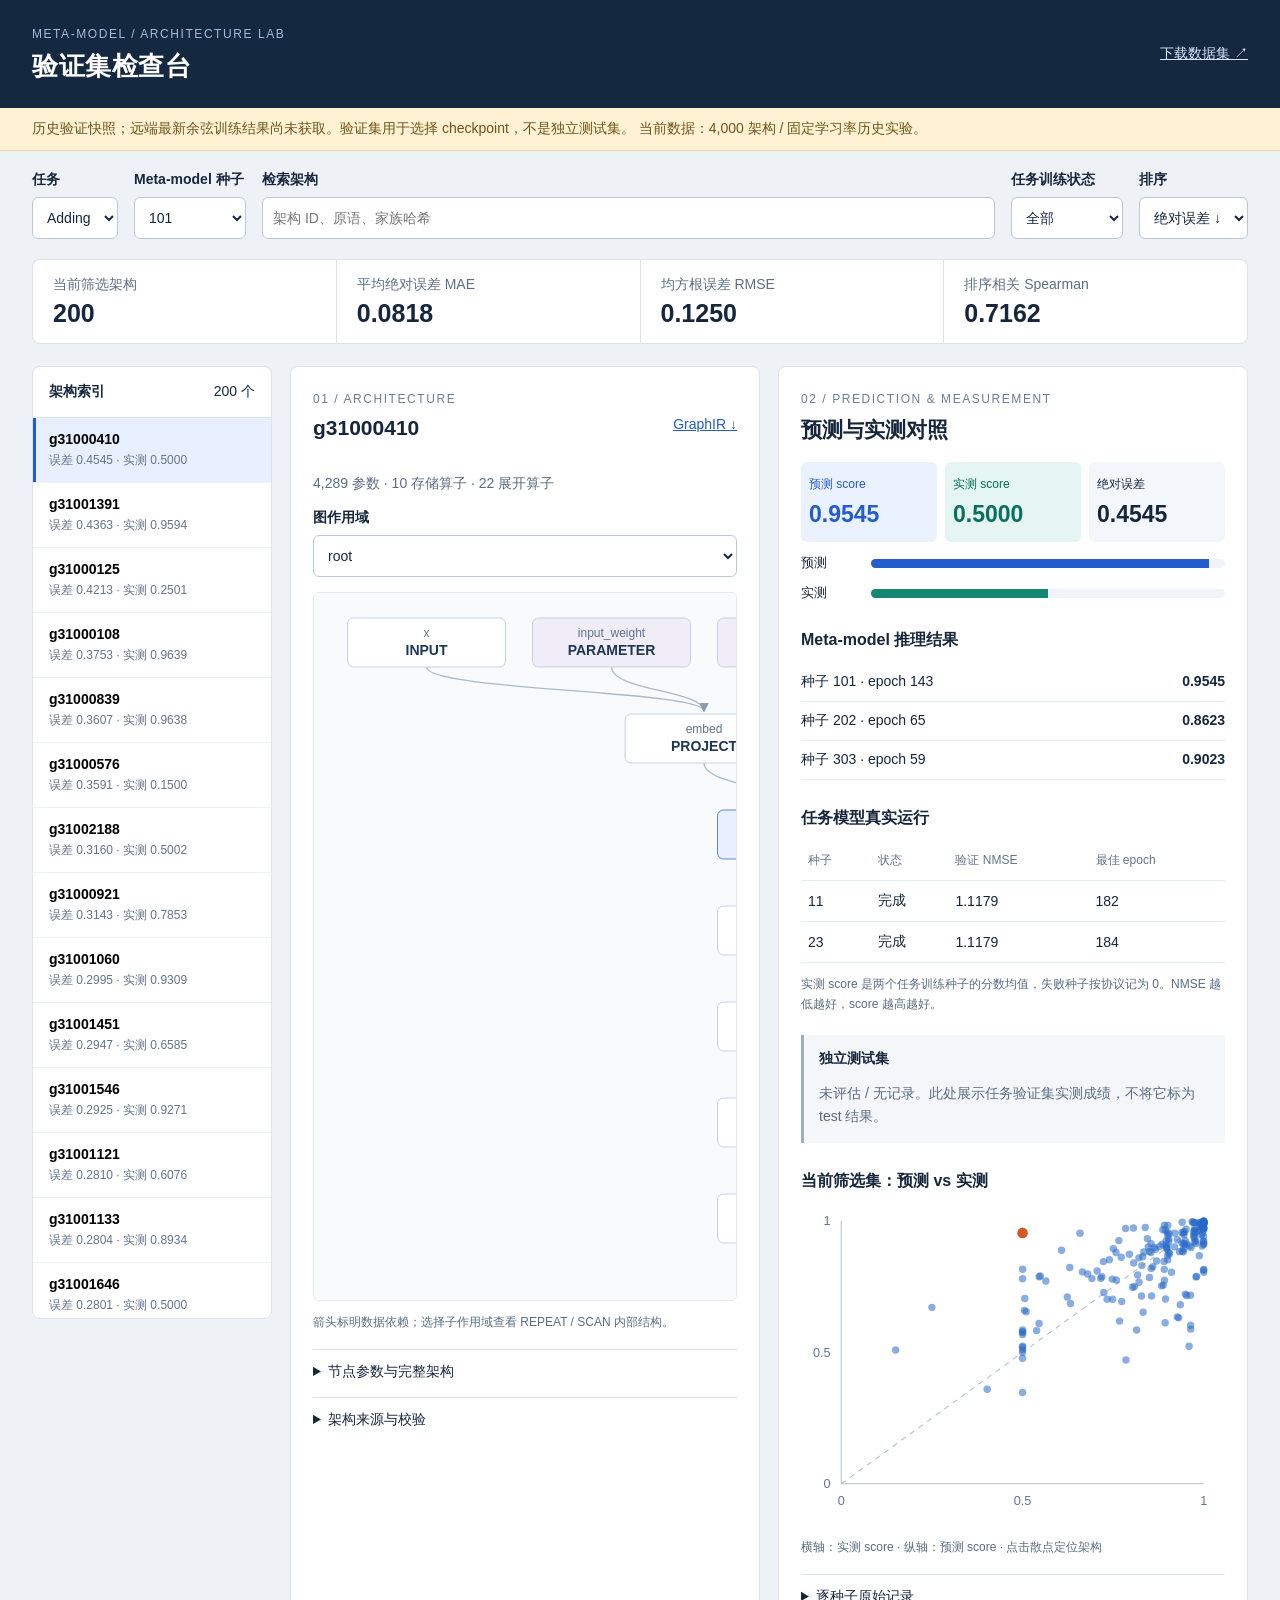
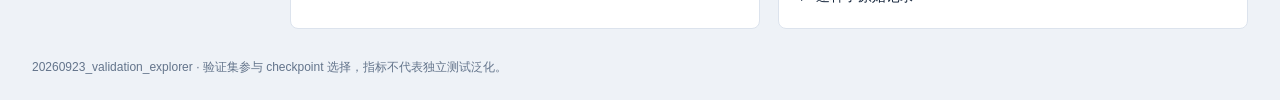
<file: validation/index.html>
<!doctype html><html lang="zh-CN"><head><meta charset="utf-8"><meta name="viewport" content="width=device-width,initial-scale=1"><title>验证集 · 架构检索与预测检查</title><link rel="icon" href="favicon.svg"><link rel="stylesheet" href="style.css"></head><body>
<header><div><span class="eyebrow">META-MODEL / ARCHITECTURE LAB</span><h1>验证集检查台</h1></div><a href="data/dataset.json" download>下载数据集 ↗</a></header>
<div class="notice" id="notice"></div>
<section class="toolbar"><label>任务<select id="task"><option value="adding">Adding</option><option value="jena">Jena</option></select></label><label>Meta-model 种子<select id="seed"><option>101</option><option>202</option><option>303</option><option value="ensemble">三种子均值</option></select></label><label class="search">检索架构<input id="search" placeholder="架构 ID、原语、家族哈希" type="search"></label><label>任务训练状态<select id="status"><option value="all">全部</option><option value="completed">两次均完成</option><option value="failed">包含失败</option></select></label><label>排序<select id="sort"><option value="error">绝对误差 ↓</option><option value="pred">预测分数 ↓</option><option value="actual">实测分数 ↓</option><option value="name">架构 ID ↑</option></select></label></section>
<section id="stats" class="stats"></section>
<main><aside><div class="listhead"><strong>架构索引</strong><span id="count"></span></div><div id="list"></div></aside><div class="workspace"><section class="panel architecture"><div class="panelhead"><div><span class="eyebrow">01 / ARCHITECTURE</span><h2 id="name"></h2></div><a id="download" download>GraphIR ↓</a></div><p id="resources"></p><label>图作用域<select id="scope"></select></label><div id="graph" class="graph"></div><p class="hint">箭头标明数据依赖；选择子作用域查看 REPEAT / SCAN 内部结构。</p><details><summary>节点参数与完整架构</summary><pre id="json"></pre></details><details><summary>架构来源与校验</summary><p id="provenance"></p><code id="hash"></code></details></section>
<section class="panel results"><span class="eyebrow">02 / PREDICTION & MEASUREMENT</span><h2>预测与实测对照</h2><div class="scores" id="scores"></div><div id="bars"></div><h3>Meta-model 推理结果</h3><div id="predictions"></div><h3>任务模型真实运行</h3><div class="tablewrap"><table><thead><tr><th>种子</th><th>状态</th><th>验证 NMSE</th><th>最佳 epoch</th></tr></thead><tbody id="runs"></tbody></table></div><p class="hint">实测 score 是两个任务训练种子的分数均值，失败种子按协议记为 0。NMSE 越低越好，score 越高越好。</p><div class="test"><strong>独立测试集</strong><p>未评估 / 无记录。此处展示任务验证集实测成绩，不将它标为 test 结果。</p></div><h3>当前筛选集：预测 vs 实测</h3><div id="scatter"></div><p class="hint">横轴：实测 score · 纵轴：预测 score · 点击散点定位架构</p><details><summary>逐种子原始记录</summary><pre id="raw"></pre></details></section></div></main><footer>20260923_validation_explorer · 验证集参与 checkpoint 选择，指标不代表独立测试泛化。</footer><script src="data.js"></script><script src="app.js"></script></body></html>
</file>
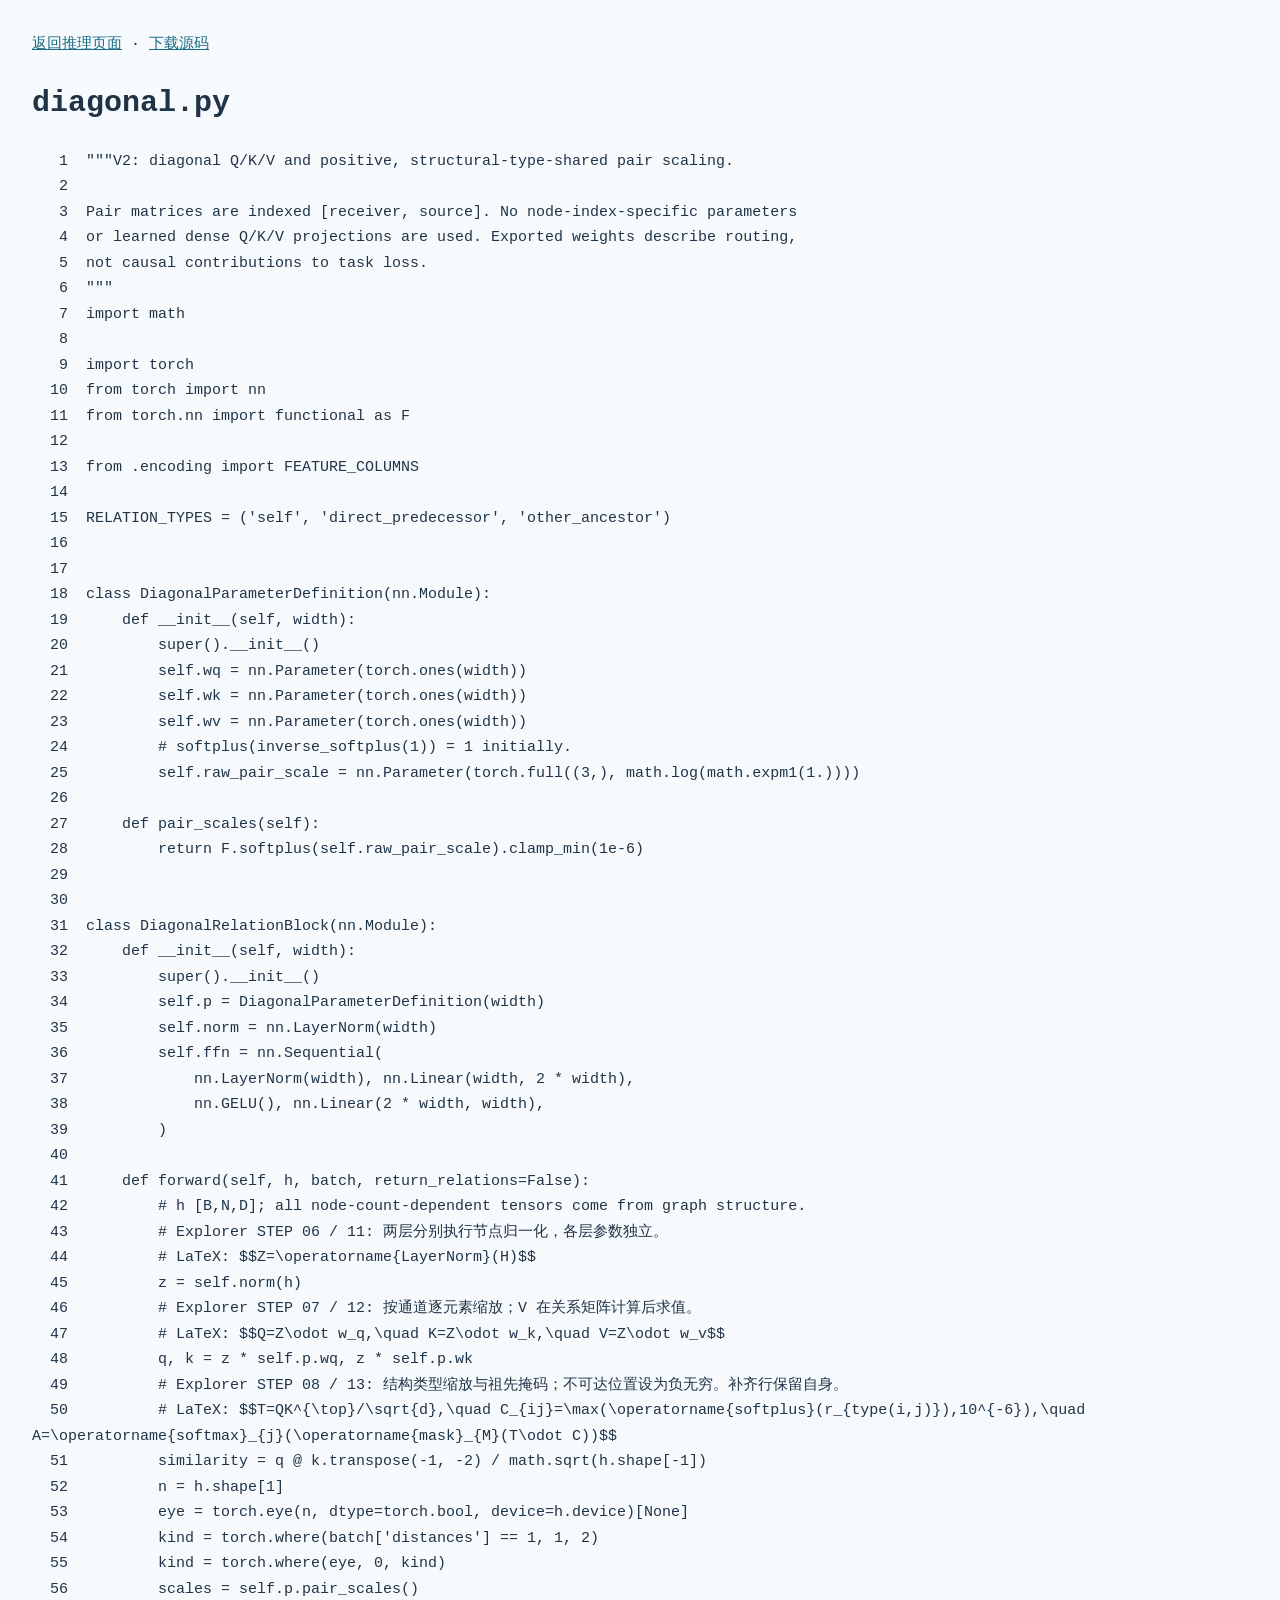
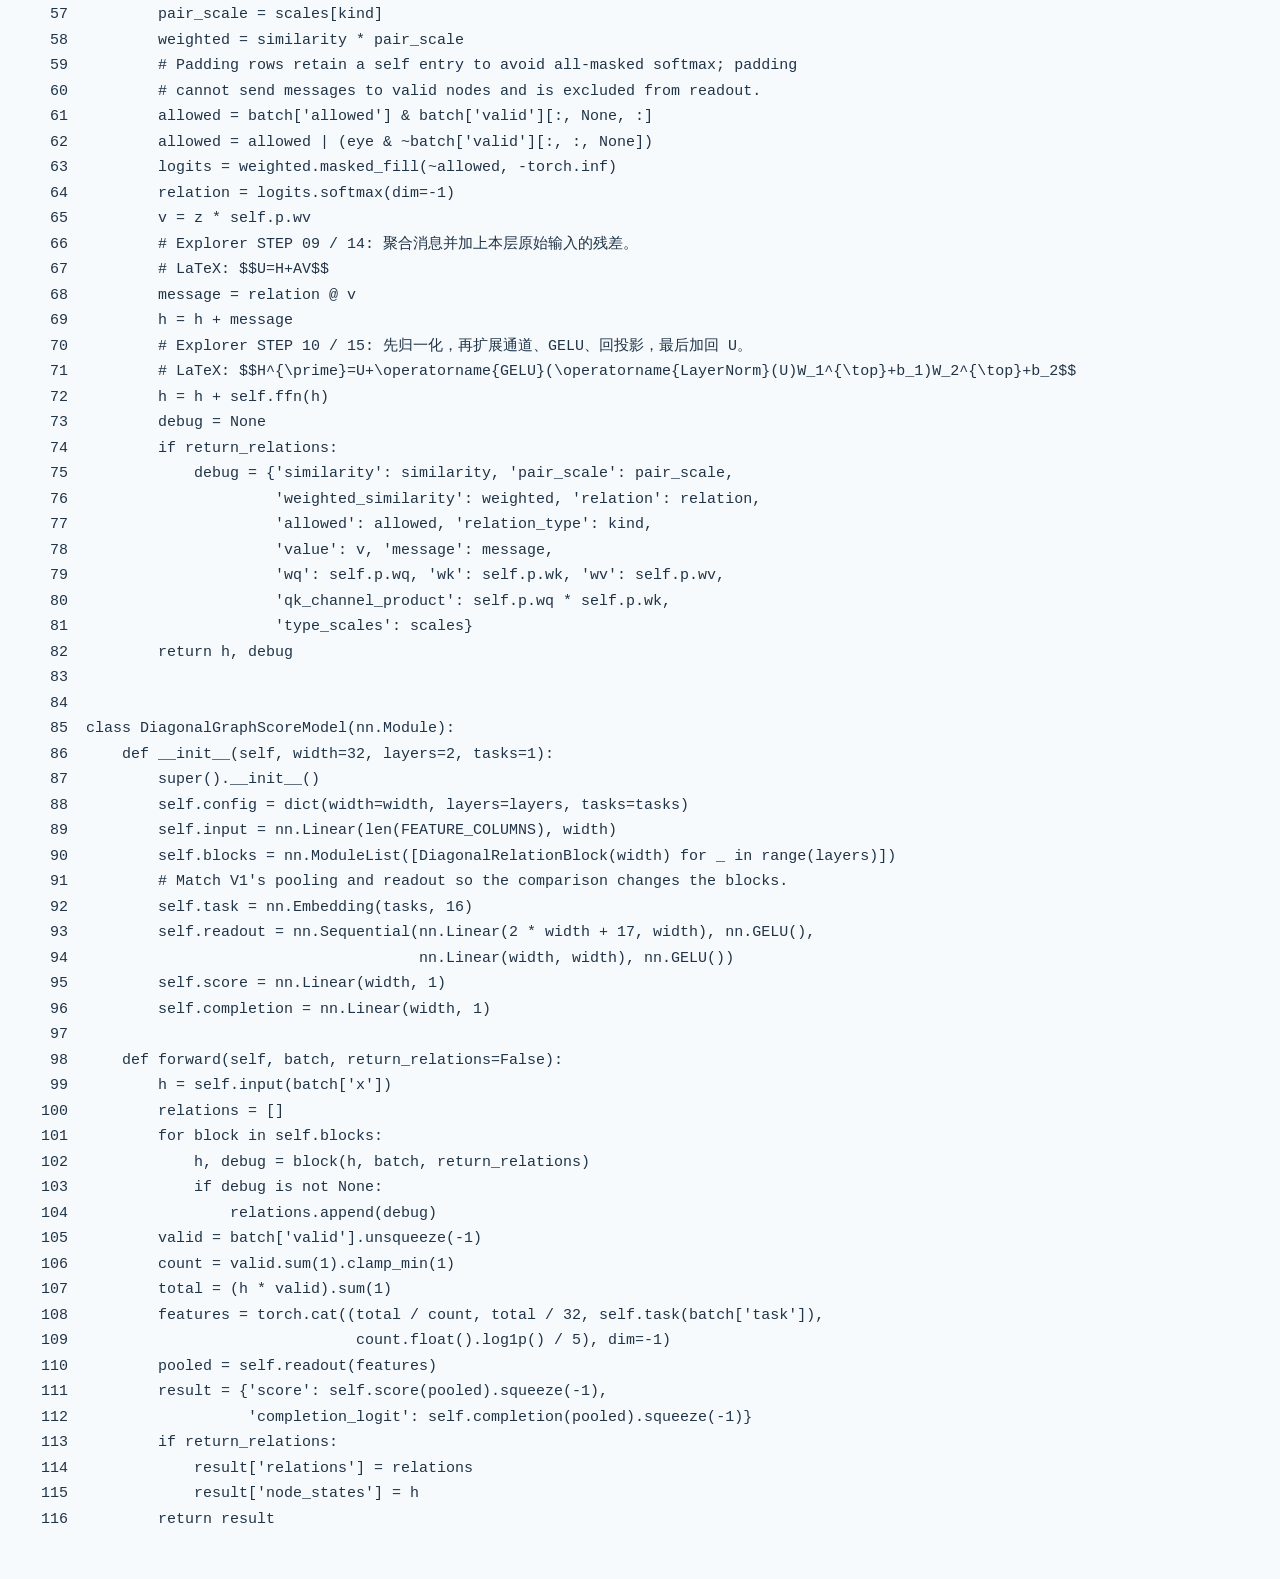
<file: source/diagonal.py.html>
<!doctype html><meta charset="utf-8"><title>diagonal.py</title><style>body{font:15px/1.7 monospace;background:#f7fafc;color:#203448;padding:24px}a{color:#176b85}pre{white-space:pre-wrap;overflow-wrap:anywhere}span:target{background:#fff0b8;display:block}</style><a href="../index.html">返回推理页面</a> · <a download href="diagonal.py">下载源码</a><h1>diagonal.py</h1><pre><span id="L1">   1  &quot;&quot;&quot;V2: diagonal Q/K/V and positive, structural-type-shared pair scaling.</span>
<span id="L2">   2  </span>
<span id="L3">   3  Pair matrices are indexed [receiver, source]. No node-index-specific parameters</span>
<span id="L4">   4  or learned dense Q/K/V projections are used. Exported weights describe routing,</span>
<span id="L5">   5  not causal contributions to task loss.</span>
<span id="L6">   6  &quot;&quot;&quot;</span>
<span id="L7">   7  import math</span>
<span id="L8">   8  </span>
<span id="L9">   9  import torch</span>
<span id="L10">  10  from torch import nn</span>
<span id="L11">  11  from torch.nn import functional as F</span>
<span id="L12">  12  </span>
<span id="L13">  13  from .encoding import FEATURE_COLUMNS</span>
<span id="L14">  14  </span>
<span id="L15">  15  RELATION_TYPES = (&#x27;self&#x27;, &#x27;direct_predecessor&#x27;, &#x27;other_ancestor&#x27;)</span>
<span id="L16">  16  </span>
<span id="L17">  17  </span>
<span id="L18">  18  class DiagonalParameterDefinition(nn.Module):</span>
<span id="L19">  19      def __init__(self, width):</span>
<span id="L20">  20          super().__init__()</span>
<span id="L21">  21          self.wq = nn.Parameter(torch.ones(width))</span>
<span id="L22">  22          self.wk = nn.Parameter(torch.ones(width))</span>
<span id="L23">  23          self.wv = nn.Parameter(torch.ones(width))</span>
<span id="L24">  24          # softplus(inverse_softplus(1)) = 1 initially.</span>
<span id="L25">  25          self.raw_pair_scale = nn.Parameter(torch.full((3,), math.log(math.expm1(1.))))</span>
<span id="L26">  26  </span>
<span id="L27">  27      def pair_scales(self):</span>
<span id="L28">  28          return F.softplus(self.raw_pair_scale).clamp_min(1e-6)</span>
<span id="L29">  29  </span>
<span id="L30">  30  </span>
<span id="L31">  31  class DiagonalRelationBlock(nn.Module):</span>
<span id="L32">  32      def __init__(self, width):</span>
<span id="L33">  33          super().__init__()</span>
<span id="L34">  34          self.p = DiagonalParameterDefinition(width)</span>
<span id="L35">  35          self.norm = nn.LayerNorm(width)</span>
<span id="L36">  36          self.ffn = nn.Sequential(</span>
<span id="L37">  37              nn.LayerNorm(width), nn.Linear(width, 2 * width),</span>
<span id="L38">  38              nn.GELU(), nn.Linear(2 * width, width),</span>
<span id="L39">  39          )</span>
<span id="L40">  40  </span>
<span id="L41">  41      def forward(self, h, batch, return_relations=False):</span>
<span id="L42">  42          # h [B,N,D]; all node-count-dependent tensors come from graph structure.</span>
<span id="L43">  43          # Explorer STEP 06 / 11: 两层分别执行节点归一化，各层参数独立。</span>
<span id="L44">  44          # LaTeX: $$Z=\operatorname{LayerNorm}(H)$$</span>
<span id="L45">  45          z = self.norm(h)</span>
<span id="L46">  46          # Explorer STEP 07 / 12: 按通道逐元素缩放；V 在关系矩阵计算后求值。</span>
<span id="L47">  47          # LaTeX: $$Q=Z\odot w_q,\quad K=Z\odot w_k,\quad V=Z\odot w_v$$</span>
<span id="L48">  48          q, k = z * self.p.wq, z * self.p.wk</span>
<span id="L49">  49          # Explorer STEP 08 / 13: 结构类型缩放与祖先掩码；不可达位置设为负无穷。补齐行保留自身。</span>
<span id="L50">  50          # LaTeX: $$T=QK^{\top}/\sqrt{d},\quad C_{ij}=\max(\operatorname{softplus}(r_{type(i,j)}),10^{-6}),\quad A=\operatorname{softmax}_{j}(\operatorname{mask}_{M}(T\odot C))$$</span>
<span id="L51">  51          similarity = q @ k.transpose(-1, -2) / math.sqrt(h.shape[-1])</span>
<span id="L52">  52          n = h.shape[1]</span>
<span id="L53">  53          eye = torch.eye(n, dtype=torch.bool, device=h.device)[None]</span>
<span id="L54">  54          kind = torch.where(batch[&#x27;distances&#x27;] == 1, 1, 2)</span>
<span id="L55">  55          kind = torch.where(eye, 0, kind)</span>
<span id="L56">  56          scales = self.p.pair_scales()</span>
<span id="L57">  57          pair_scale = scales[kind]</span>
<span id="L58">  58          weighted = similarity * pair_scale</span>
<span id="L59">  59          # Padding rows retain a self entry to avoid all-masked softmax; padding</span>
<span id="L60">  60          # cannot send messages to valid nodes and is excluded from readout.</span>
<span id="L61">  61          allowed = batch[&#x27;allowed&#x27;] &amp; batch[&#x27;valid&#x27;][:, None, :]</span>
<span id="L62">  62          allowed = allowed | (eye &amp; ~batch[&#x27;valid&#x27;][:, :, None])</span>
<span id="L63">  63          logits = weighted.masked_fill(~allowed, -torch.inf)</span>
<span id="L64">  64          relation = logits.softmax(dim=-1)</span>
<span id="L65">  65          v = z * self.p.wv</span>
<span id="L66">  66          # Explorer STEP 09 / 14: 聚合消息并加上本层原始输入的残差。</span>
<span id="L67">  67          # LaTeX: $$U=H+AV$$</span>
<span id="L68">  68          message = relation @ v</span>
<span id="L69">  69          h = h + message</span>
<span id="L70">  70          # Explorer STEP 10 / 15: 先归一化，再扩展通道、GELU、回投影，最后加回 U。</span>
<span id="L71">  71          # LaTeX: $$H^{\prime}=U+\operatorname{GELU}(\operatorname{LayerNorm}(U)W_1^{\top}+b_1)W_2^{\top}+b_2$$</span>
<span id="L72">  72          h = h + self.ffn(h)</span>
<span id="L73">  73          debug = None</span>
<span id="L74">  74          if return_relations:</span>
<span id="L75">  75              debug = {&#x27;similarity&#x27;: similarity, &#x27;pair_scale&#x27;: pair_scale,</span>
<span id="L76">  76                       &#x27;weighted_similarity&#x27;: weighted, &#x27;relation&#x27;: relation,</span>
<span id="L77">  77                       &#x27;allowed&#x27;: allowed, &#x27;relation_type&#x27;: kind,</span>
<span id="L78">  78                       &#x27;value&#x27;: v, &#x27;message&#x27;: message,</span>
<span id="L79">  79                       &#x27;wq&#x27;: self.p.wq, &#x27;wk&#x27;: self.p.wk, &#x27;wv&#x27;: self.p.wv,</span>
<span id="L80">  80                       &#x27;qk_channel_product&#x27;: self.p.wq * self.p.wk,</span>
<span id="L81">  81                       &#x27;type_scales&#x27;: scales}</span>
<span id="L82">  82          return h, debug</span>
<span id="L83">  83  </span>
<span id="L84">  84  </span>
<span id="L85">  85  class DiagonalGraphScoreModel(nn.Module):</span>
<span id="L86">  86      def __init__(self, width=32, layers=2, tasks=1):</span>
<span id="L87">  87          super().__init__()</span>
<span id="L88">  88          self.config = dict(width=width, layers=layers, tasks=tasks)</span>
<span id="L89">  89          self.input = nn.Linear(len(FEATURE_COLUMNS), width)</span>
<span id="L90">  90          self.blocks = nn.ModuleList([DiagonalRelationBlock(width) for _ in range(layers)])</span>
<span id="L91">  91          # Match V1&#x27;s pooling and readout so the comparison changes the blocks.</span>
<span id="L92">  92          self.task = nn.Embedding(tasks, 16)</span>
<span id="L93">  93          self.readout = nn.Sequential(nn.Linear(2 * width + 17, width), nn.GELU(),</span>
<span id="L94">  94                                       nn.Linear(width, width), nn.GELU())</span>
<span id="L95">  95          self.score = nn.Linear(width, 1)</span>
<span id="L96">  96          self.completion = nn.Linear(width, 1)</span>
<span id="L97">  97  </span>
<span id="L98">  98      def forward(self, batch, return_relations=False):</span>
<span id="L99">  99          h = self.input(batch[&#x27;x&#x27;])</span>
<span id="L100"> 100          relations = []</span>
<span id="L101"> 101          for block in self.blocks:</span>
<span id="L102"> 102              h, debug = block(h, batch, return_relations)</span>
<span id="L103"> 103              if debug is not None:</span>
<span id="L104"> 104                  relations.append(debug)</span>
<span id="L105"> 105          valid = batch[&#x27;valid&#x27;].unsqueeze(-1)</span>
<span id="L106"> 106          count = valid.sum(1).clamp_min(1)</span>
<span id="L107"> 107          total = (h * valid).sum(1)</span>
<span id="L108"> 108          features = torch.cat((total / count, total / 32, self.task(batch[&#x27;task&#x27;]),</span>
<span id="L109"> 109                                count.float().log1p() / 5), dim=-1)</span>
<span id="L110"> 110          pooled = self.readout(features)</span>
<span id="L111"> 111          result = {&#x27;score&#x27;: self.score(pooled).squeeze(-1),</span>
<span id="L112"> 112                    &#x27;completion_logit&#x27;: self.completion(pooled).squeeze(-1)}</span>
<span id="L113"> 113          if return_relations:</span>
<span id="L114"> 114              result[&#x27;relations&#x27;] = relations</span>
<span id="L115"> 115              result[&#x27;node_states&#x27;] = h</span>
<span id="L116"> 116          return result</span>
</pre>
</file>
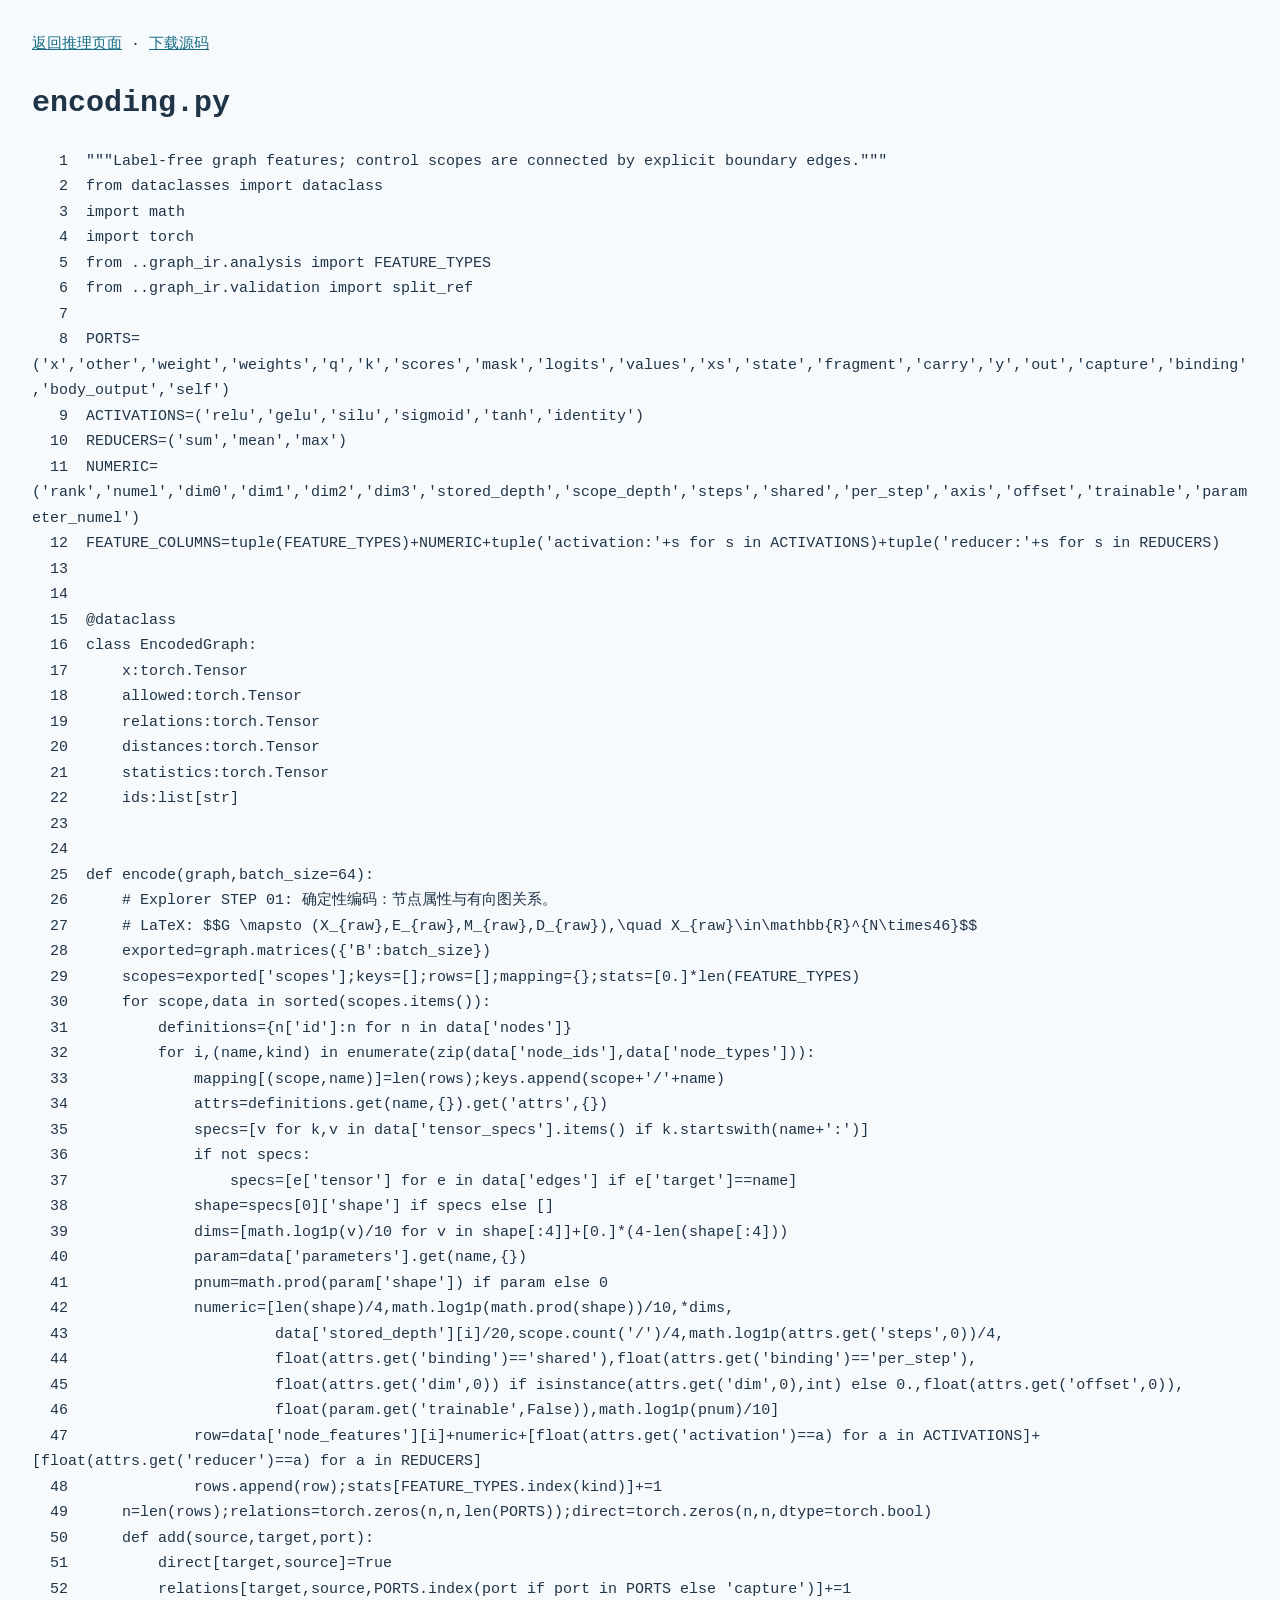
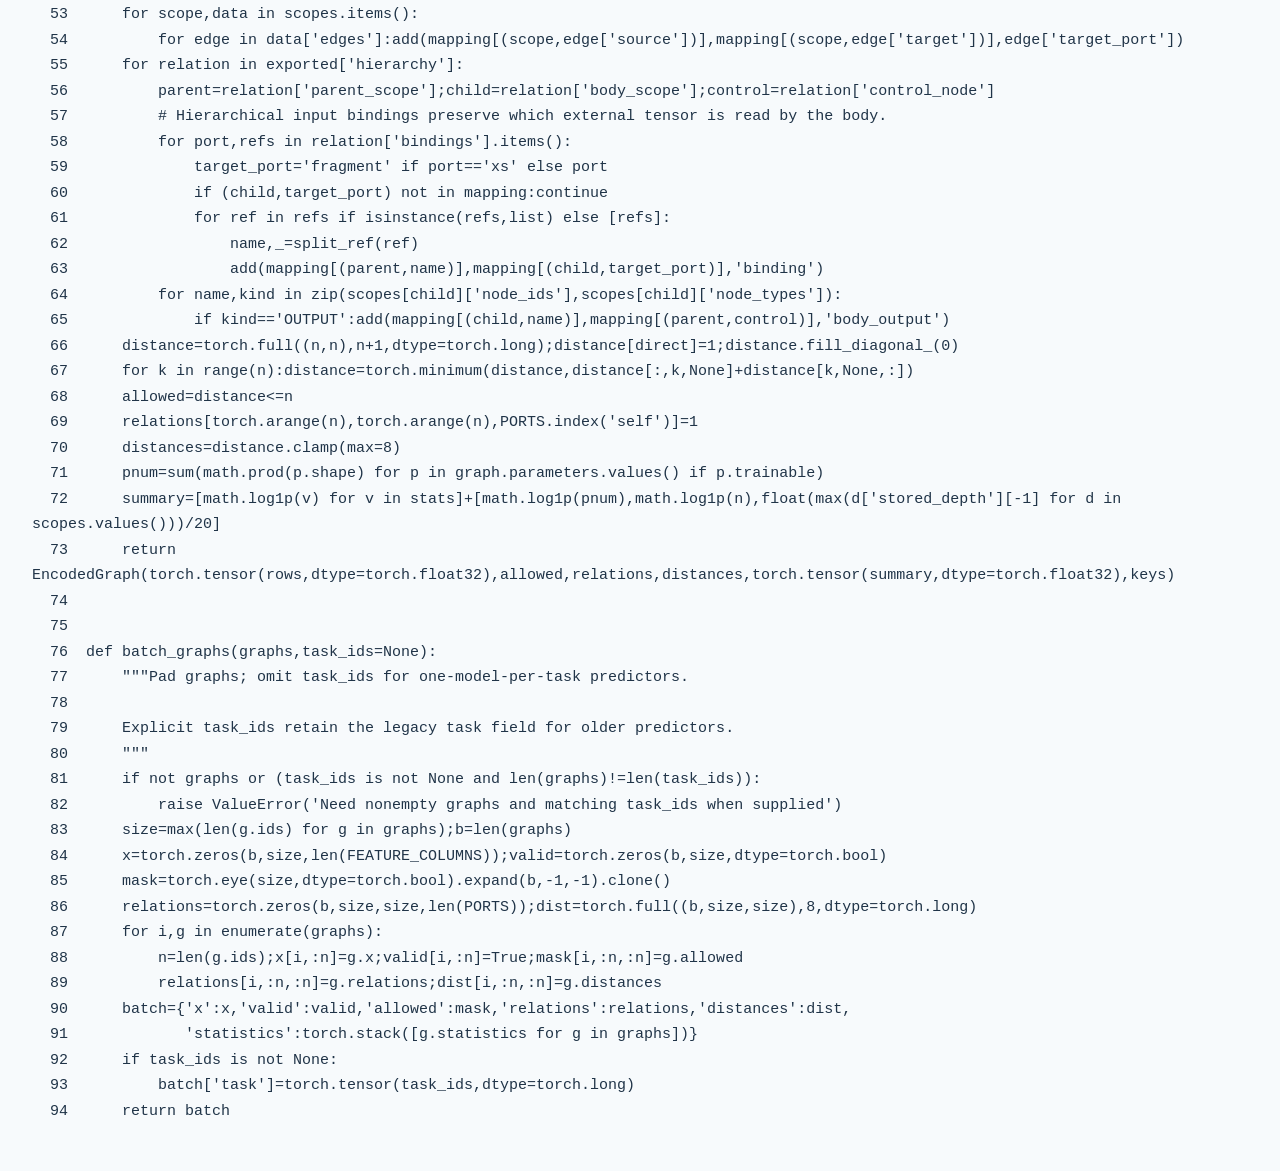
<file: source/encoding.py.html>
<!doctype html><meta charset="utf-8"><title>encoding.py</title><style>body{font:15px/1.7 monospace;background:#f7fafc;color:#203448;padding:24px}a{color:#176b85}pre{white-space:pre-wrap;overflow-wrap:anywhere}span:target{background:#fff0b8;display:block}</style><a href="../index.html">返回推理页面</a> · <a download href="encoding.py">下载源码</a><h1>encoding.py</h1><pre><span id="L1">   1  &quot;&quot;&quot;Label-free graph features; control scopes are connected by explicit boundary edges.&quot;&quot;&quot;</span>
<span id="L2">   2  from dataclasses import dataclass</span>
<span id="L3">   3  import math</span>
<span id="L4">   4  import torch</span>
<span id="L5">   5  from ..graph_ir.analysis import FEATURE_TYPES</span>
<span id="L6">   6  from ..graph_ir.validation import split_ref</span>
<span id="L7">   7  </span>
<span id="L8">   8  PORTS=(&#x27;x&#x27;,&#x27;other&#x27;,&#x27;weight&#x27;,&#x27;weights&#x27;,&#x27;q&#x27;,&#x27;k&#x27;,&#x27;scores&#x27;,&#x27;mask&#x27;,&#x27;logits&#x27;,&#x27;values&#x27;,&#x27;xs&#x27;,&#x27;state&#x27;,&#x27;fragment&#x27;,&#x27;carry&#x27;,&#x27;y&#x27;,&#x27;out&#x27;,&#x27;capture&#x27;,&#x27;binding&#x27;,&#x27;body_output&#x27;,&#x27;self&#x27;)</span>
<span id="L9">   9  ACTIVATIONS=(&#x27;relu&#x27;,&#x27;gelu&#x27;,&#x27;silu&#x27;,&#x27;sigmoid&#x27;,&#x27;tanh&#x27;,&#x27;identity&#x27;)</span>
<span id="L10">  10  REDUCERS=(&#x27;sum&#x27;,&#x27;mean&#x27;,&#x27;max&#x27;)</span>
<span id="L11">  11  NUMERIC=(&#x27;rank&#x27;,&#x27;numel&#x27;,&#x27;dim0&#x27;,&#x27;dim1&#x27;,&#x27;dim2&#x27;,&#x27;dim3&#x27;,&#x27;stored_depth&#x27;,&#x27;scope_depth&#x27;,&#x27;steps&#x27;,&#x27;shared&#x27;,&#x27;per_step&#x27;,&#x27;axis&#x27;,&#x27;offset&#x27;,&#x27;trainable&#x27;,&#x27;parameter_numel&#x27;)</span>
<span id="L12">  12  FEATURE_COLUMNS=tuple(FEATURE_TYPES)+NUMERIC+tuple(&#x27;activation:&#x27;+s for s in ACTIVATIONS)+tuple(&#x27;reducer:&#x27;+s for s in REDUCERS)</span>
<span id="L13">  13  </span>
<span id="L14">  14  </span>
<span id="L15">  15  @dataclass</span>
<span id="L16">  16  class EncodedGraph:</span>
<span id="L17">  17      x:torch.Tensor</span>
<span id="L18">  18      allowed:torch.Tensor</span>
<span id="L19">  19      relations:torch.Tensor</span>
<span id="L20">  20      distances:torch.Tensor</span>
<span id="L21">  21      statistics:torch.Tensor</span>
<span id="L22">  22      ids:list[str]</span>
<span id="L23">  23  </span>
<span id="L24">  24  </span>
<span id="L25">  25  def encode(graph,batch_size=64):</span>
<span id="L26">  26      # Explorer STEP 01: 确定性编码：节点属性与有向图关系。</span>
<span id="L27">  27      # LaTeX: $$G \mapsto (X_{raw},E_{raw},M_{raw},D_{raw}),\quad X_{raw}\in\mathbb{R}^{N\times46}$$</span>
<span id="L28">  28      exported=graph.matrices({&#x27;B&#x27;:batch_size})</span>
<span id="L29">  29      scopes=exported[&#x27;scopes&#x27;];keys=[];rows=[];mapping={};stats=[0.]*len(FEATURE_TYPES)</span>
<span id="L30">  30      for scope,data in sorted(scopes.items()):</span>
<span id="L31">  31          definitions={n[&#x27;id&#x27;]:n for n in data[&#x27;nodes&#x27;]}</span>
<span id="L32">  32          for i,(name,kind) in enumerate(zip(data[&#x27;node_ids&#x27;],data[&#x27;node_types&#x27;])):</span>
<span id="L33">  33              mapping[(scope,name)]=len(rows);keys.append(scope+&#x27;/&#x27;+name)</span>
<span id="L34">  34              attrs=definitions.get(name,{}).get(&#x27;attrs&#x27;,{})</span>
<span id="L35">  35              specs=[v for k,v in data[&#x27;tensor_specs&#x27;].items() if k.startswith(name+&#x27;:&#x27;)]</span>
<span id="L36">  36              if not specs:</span>
<span id="L37">  37                  specs=[e[&#x27;tensor&#x27;] for e in data[&#x27;edges&#x27;] if e[&#x27;target&#x27;]==name]</span>
<span id="L38">  38              shape=specs[0][&#x27;shape&#x27;] if specs else []</span>
<span id="L39">  39              dims=[math.log1p(v)/10 for v in shape[:4]]+[0.]*(4-len(shape[:4]))</span>
<span id="L40">  40              param=data[&#x27;parameters&#x27;].get(name,{})</span>
<span id="L41">  41              pnum=math.prod(param[&#x27;shape&#x27;]) if param else 0</span>
<span id="L42">  42              numeric=[len(shape)/4,math.log1p(math.prod(shape))/10,*dims,</span>
<span id="L43">  43                       data[&#x27;stored_depth&#x27;][i]/20,scope.count(&#x27;/&#x27;)/4,math.log1p(attrs.get(&#x27;steps&#x27;,0))/4,</span>
<span id="L44">  44                       float(attrs.get(&#x27;binding&#x27;)==&#x27;shared&#x27;),float(attrs.get(&#x27;binding&#x27;)==&#x27;per_step&#x27;),</span>
<span id="L45">  45                       float(attrs.get(&#x27;dim&#x27;,0)) if isinstance(attrs.get(&#x27;dim&#x27;,0),int) else 0.,float(attrs.get(&#x27;offset&#x27;,0)),</span>
<span id="L46">  46                       float(param.get(&#x27;trainable&#x27;,False)),math.log1p(pnum)/10]</span>
<span id="L47">  47              row=data[&#x27;node_features&#x27;][i]+numeric+[float(attrs.get(&#x27;activation&#x27;)==a) for a in ACTIVATIONS]+[float(attrs.get(&#x27;reducer&#x27;)==a) for a in REDUCERS]</span>
<span id="L48">  48              rows.append(row);stats[FEATURE_TYPES.index(kind)]+=1</span>
<span id="L49">  49      n=len(rows);relations=torch.zeros(n,n,len(PORTS));direct=torch.zeros(n,n,dtype=torch.bool)</span>
<span id="L50">  50      def add(source,target,port):</span>
<span id="L51">  51          direct[target,source]=True</span>
<span id="L52">  52          relations[target,source,PORTS.index(port if port in PORTS else &#x27;capture&#x27;)]+=1</span>
<span id="L53">  53      for scope,data in scopes.items():</span>
<span id="L54">  54          for edge in data[&#x27;edges&#x27;]:add(mapping[(scope,edge[&#x27;source&#x27;])],mapping[(scope,edge[&#x27;target&#x27;])],edge[&#x27;target_port&#x27;])</span>
<span id="L55">  55      for relation in exported[&#x27;hierarchy&#x27;]:</span>
<span id="L56">  56          parent=relation[&#x27;parent_scope&#x27;];child=relation[&#x27;body_scope&#x27;];control=relation[&#x27;control_node&#x27;]</span>
<span id="L57">  57          # Hierarchical input bindings preserve which external tensor is read by the body.</span>
<span id="L58">  58          for port,refs in relation[&#x27;bindings&#x27;].items():</span>
<span id="L59">  59              target_port=&#x27;fragment&#x27; if port==&#x27;xs&#x27; else port</span>
<span id="L60">  60              if (child,target_port) not in mapping:continue</span>
<span id="L61">  61              for ref in refs if isinstance(refs,list) else [refs]:</span>
<span id="L62">  62                  name,_=split_ref(ref)</span>
<span id="L63">  63                  add(mapping[(parent,name)],mapping[(child,target_port)],&#x27;binding&#x27;)</span>
<span id="L64">  64          for name,kind in zip(scopes[child][&#x27;node_ids&#x27;],scopes[child][&#x27;node_types&#x27;]):</span>
<span id="L65">  65              if kind==&#x27;OUTPUT&#x27;:add(mapping[(child,name)],mapping[(parent,control)],&#x27;body_output&#x27;)</span>
<span id="L66">  66      distance=torch.full((n,n),n+1,dtype=torch.long);distance[direct]=1;distance.fill_diagonal_(0)</span>
<span id="L67">  67      for k in range(n):distance=torch.minimum(distance,distance[:,k,None]+distance[k,None,:])</span>
<span id="L68">  68      allowed=distance&lt;=n</span>
<span id="L69">  69      relations[torch.arange(n),torch.arange(n),PORTS.index(&#x27;self&#x27;)]=1</span>
<span id="L70">  70      distances=distance.clamp(max=8)</span>
<span id="L71">  71      pnum=sum(math.prod(p.shape) for p in graph.parameters.values() if p.trainable)</span>
<span id="L72">  72      summary=[math.log1p(v) for v in stats]+[math.log1p(pnum),math.log1p(n),float(max(d[&#x27;stored_depth&#x27;][-1] for d in scopes.values()))/20]</span>
<span id="L73">  73      return EncodedGraph(torch.tensor(rows,dtype=torch.float32),allowed,relations,distances,torch.tensor(summary,dtype=torch.float32),keys)</span>
<span id="L74">  74  </span>
<span id="L75">  75  </span>
<span id="L76">  76  def batch_graphs(graphs,task_ids=None):</span>
<span id="L77">  77      &quot;&quot;&quot;Pad graphs; omit task_ids for one-model-per-task predictors.</span>
<span id="L78">  78  </span>
<span id="L79">  79      Explicit task_ids retain the legacy task field for older predictors.</span>
<span id="L80">  80      &quot;&quot;&quot;</span>
<span id="L81">  81      if not graphs or (task_ids is not None and len(graphs)!=len(task_ids)):</span>
<span id="L82">  82          raise ValueError(&#x27;Need nonempty graphs and matching task_ids when supplied&#x27;)</span>
<span id="L83">  83      size=max(len(g.ids) for g in graphs);b=len(graphs)</span>
<span id="L84">  84      x=torch.zeros(b,size,len(FEATURE_COLUMNS));valid=torch.zeros(b,size,dtype=torch.bool)</span>
<span id="L85">  85      mask=torch.eye(size,dtype=torch.bool).expand(b,-1,-1).clone()</span>
<span id="L86">  86      relations=torch.zeros(b,size,size,len(PORTS));dist=torch.full((b,size,size),8,dtype=torch.long)</span>
<span id="L87">  87      for i,g in enumerate(graphs):</span>
<span id="L88">  88          n=len(g.ids);x[i,:n]=g.x;valid[i,:n]=True;mask[i,:n,:n]=g.allowed</span>
<span id="L89">  89          relations[i,:n,:n]=g.relations;dist[i,:n,:n]=g.distances</span>
<span id="L90">  90      batch={&#x27;x&#x27;:x,&#x27;valid&#x27;:valid,&#x27;allowed&#x27;:mask,&#x27;relations&#x27;:relations,&#x27;distances&#x27;:dist,</span>
<span id="L91">  91             &#x27;statistics&#x27;:torch.stack([g.statistics for g in graphs])}</span>
<span id="L92">  92      if task_ids is not None:</span>
<span id="L93">  93          batch[&#x27;task&#x27;]=torch.tensor(task_ids,dtype=torch.long)</span>
<span id="L94">  94      return batch</span>
</pre>
</file>
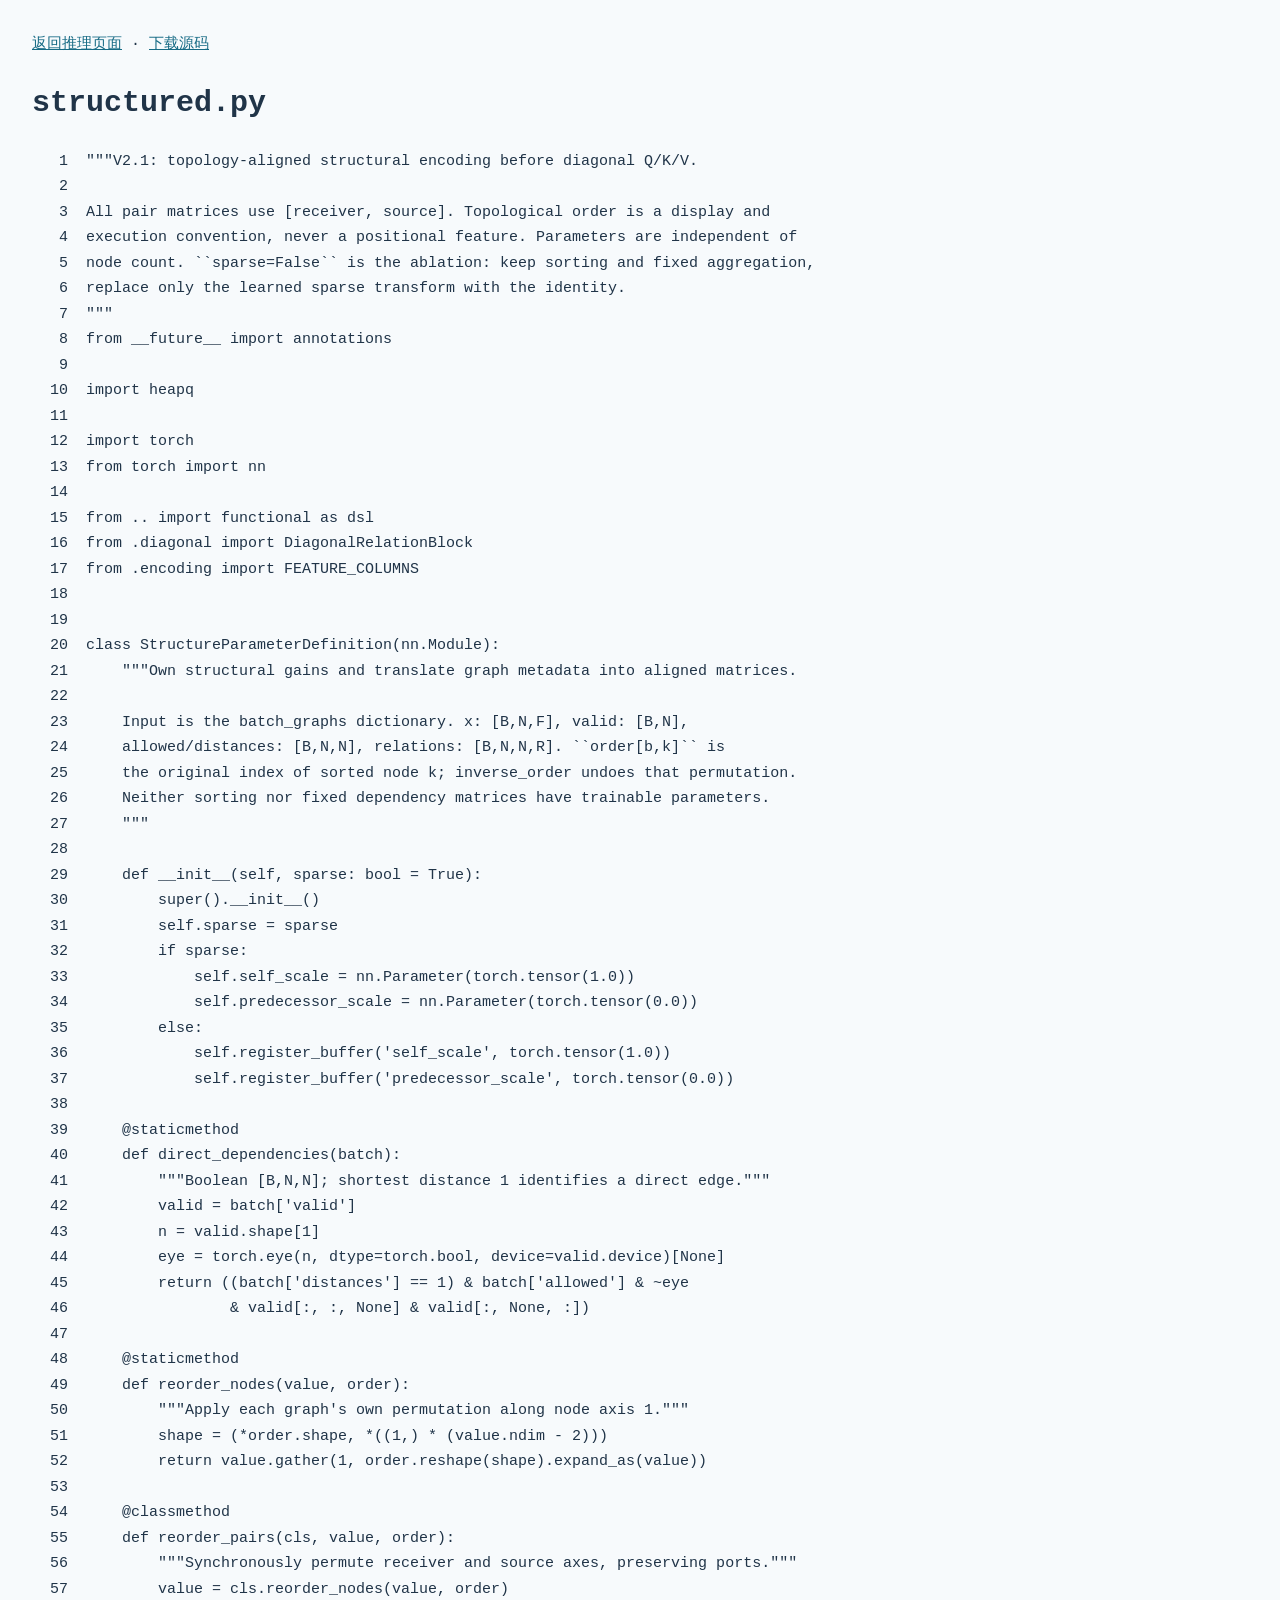
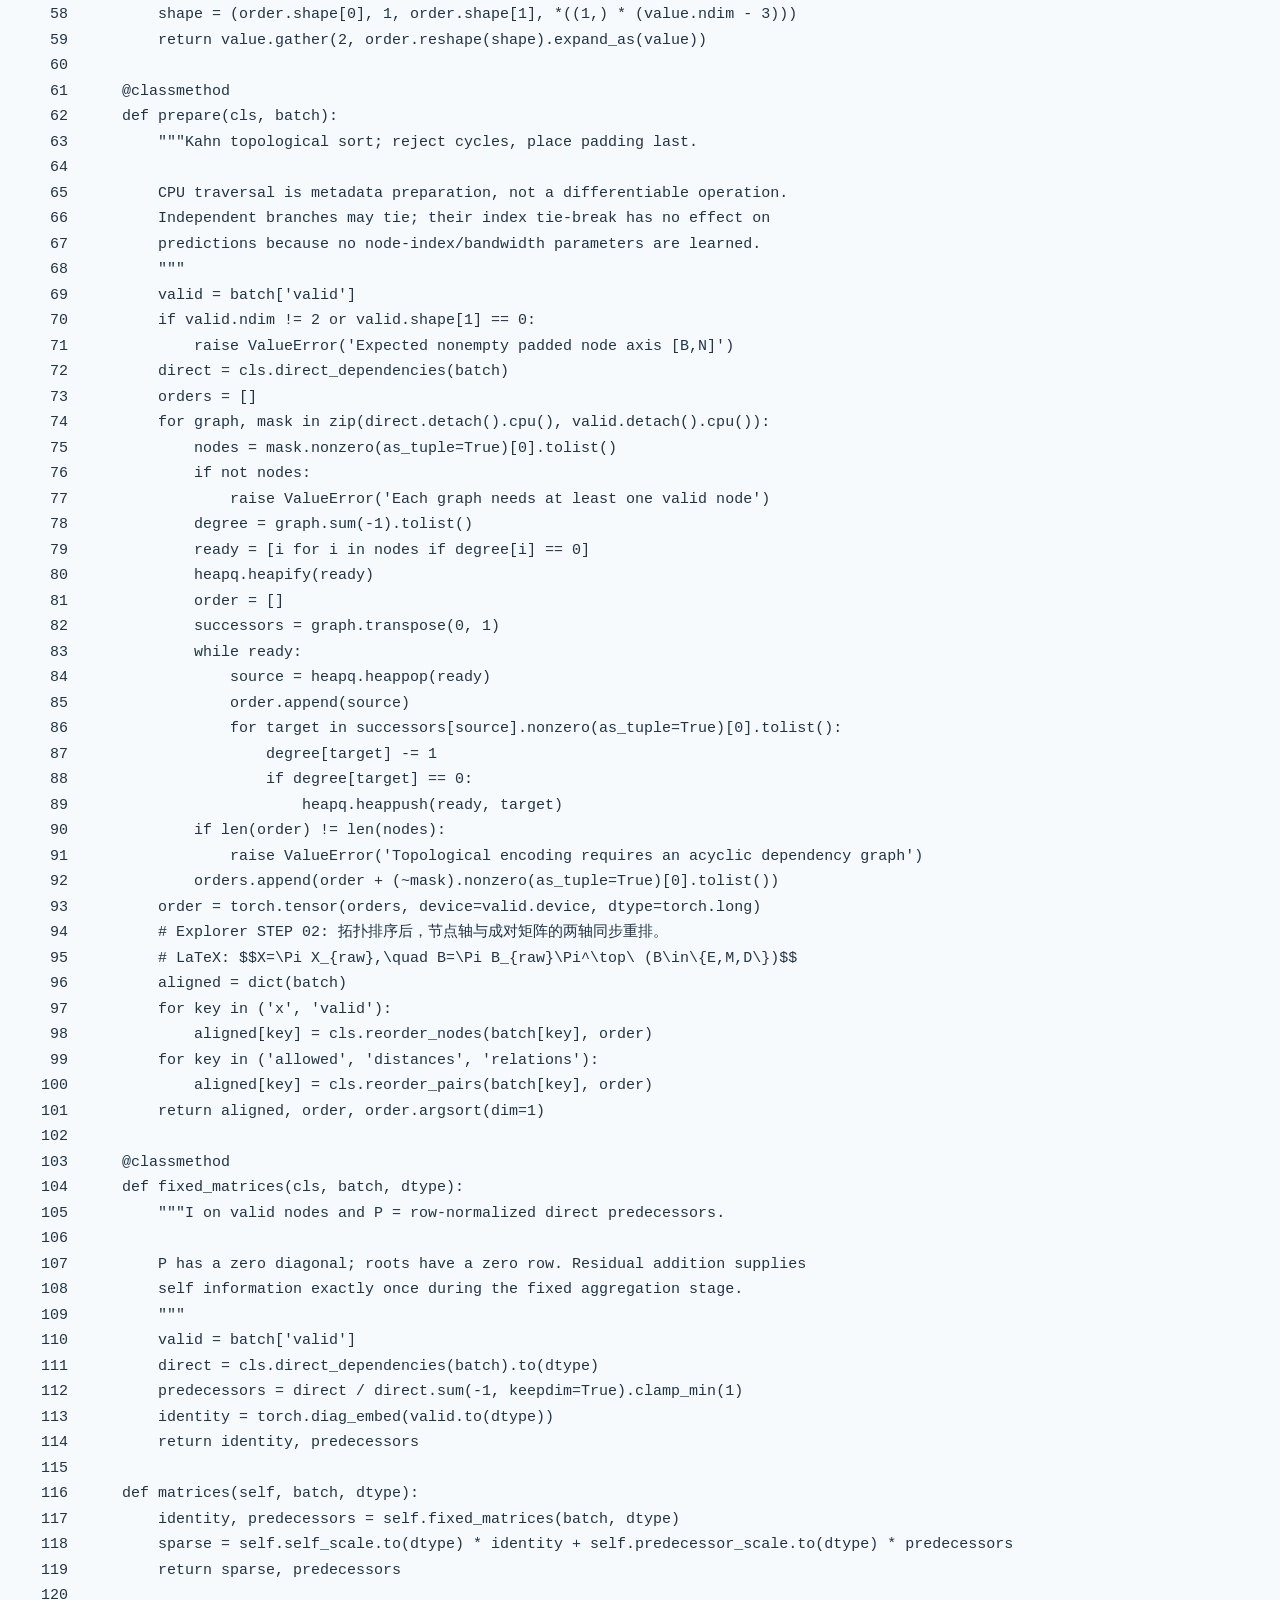
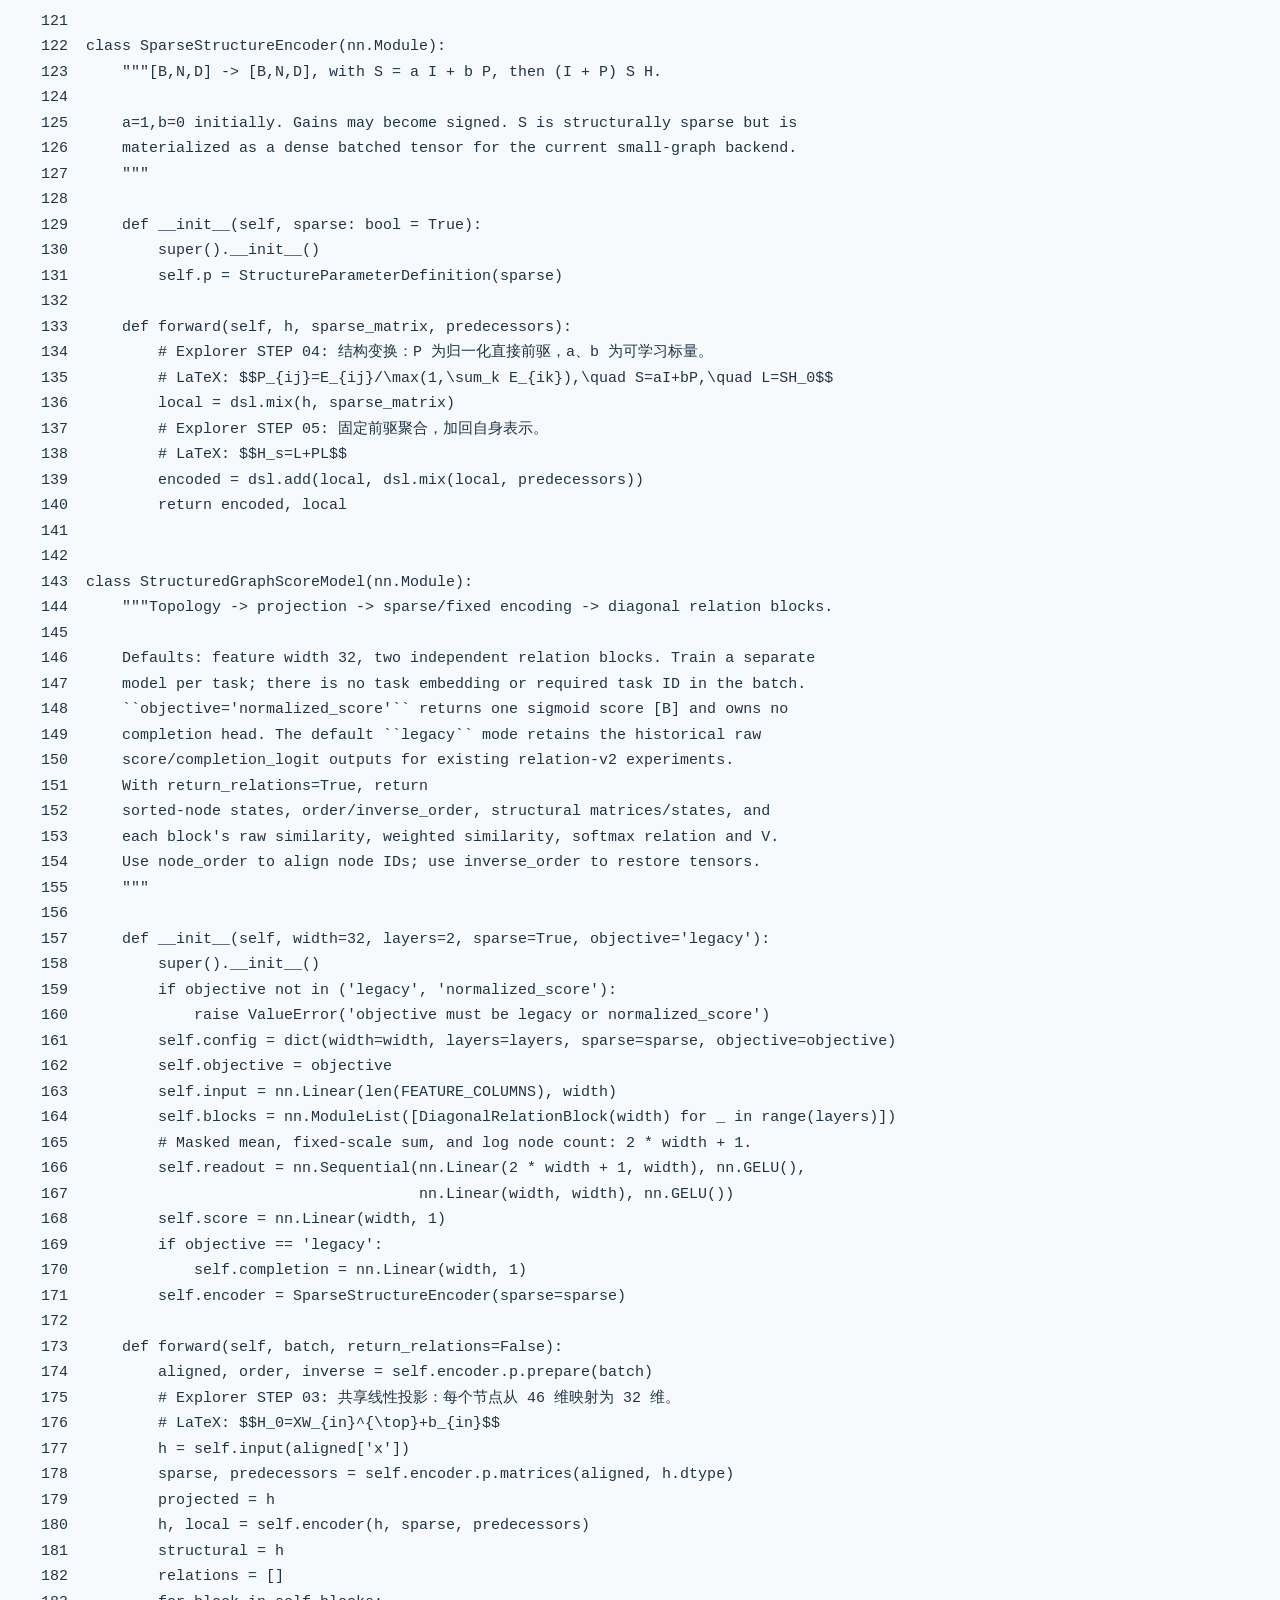
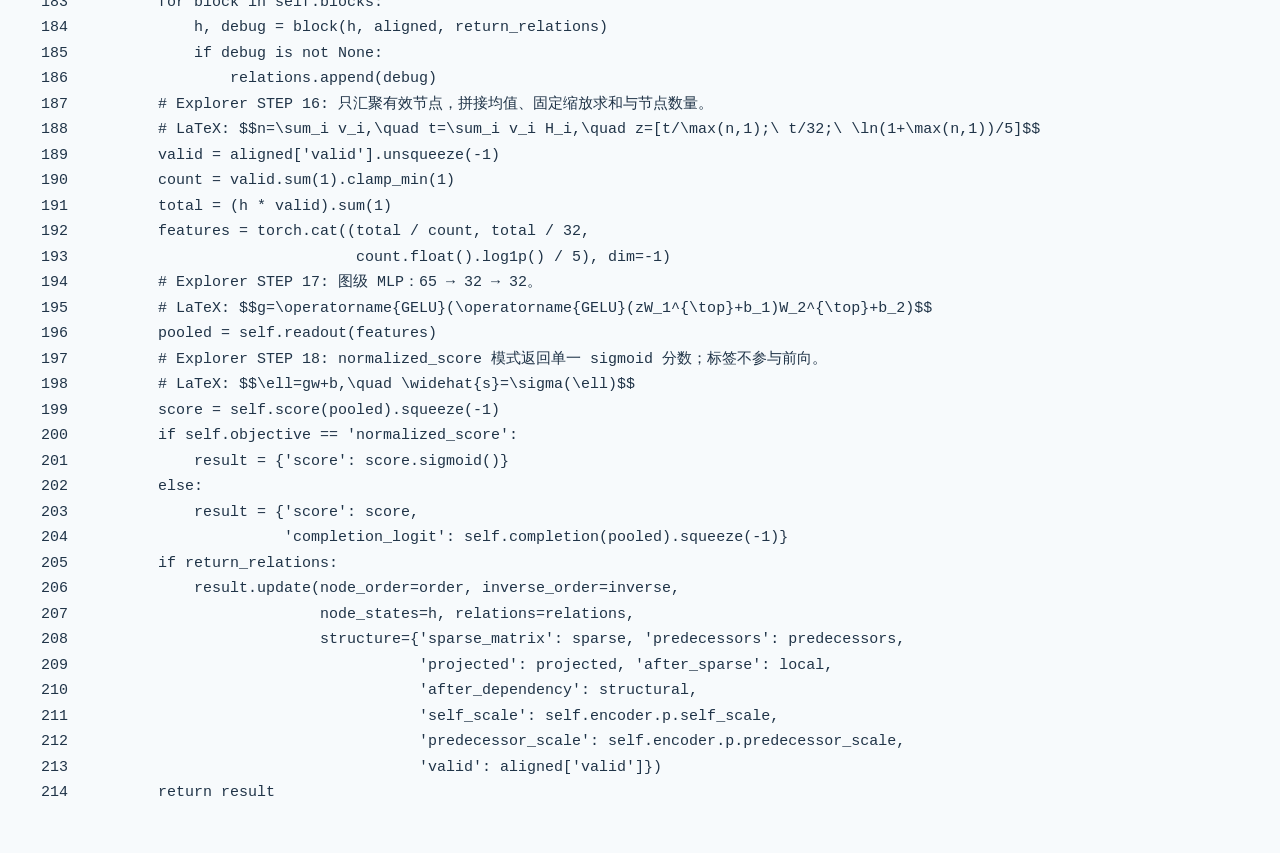
<file: source/structured.py.html>
<!doctype html><meta charset="utf-8"><title>structured.py</title><style>body{font:15px/1.7 monospace;background:#f7fafc;color:#203448;padding:24px}a{color:#176b85}pre{white-space:pre-wrap;overflow-wrap:anywhere}span:target{background:#fff0b8;display:block}</style><a href="../index.html">返回推理页面</a> · <a download href="structured.py">下载源码</a><h1>structured.py</h1><pre><span id="L1">   1  &quot;&quot;&quot;V2.1: topology-aligned structural encoding before diagonal Q/K/V.</span>
<span id="L2">   2  </span>
<span id="L3">   3  All pair matrices use [receiver, source]. Topological order is a display and</span>
<span id="L4">   4  execution convention, never a positional feature. Parameters are independent of</span>
<span id="L5">   5  node count. ``sparse=False`` is the ablation: keep sorting and fixed aggregation,</span>
<span id="L6">   6  replace only the learned sparse transform with the identity.</span>
<span id="L7">   7  &quot;&quot;&quot;</span>
<span id="L8">   8  from __future__ import annotations</span>
<span id="L9">   9  </span>
<span id="L10">  10  import heapq</span>
<span id="L11">  11  </span>
<span id="L12">  12  import torch</span>
<span id="L13">  13  from torch import nn</span>
<span id="L14">  14  </span>
<span id="L15">  15  from .. import functional as dsl</span>
<span id="L16">  16  from .diagonal import DiagonalRelationBlock</span>
<span id="L17">  17  from .encoding import FEATURE_COLUMNS</span>
<span id="L18">  18  </span>
<span id="L19">  19  </span>
<span id="L20">  20  class StructureParameterDefinition(nn.Module):</span>
<span id="L21">  21      &quot;&quot;&quot;Own structural gains and translate graph metadata into aligned matrices.</span>
<span id="L22">  22  </span>
<span id="L23">  23      Input is the batch_graphs dictionary. x: [B,N,F], valid: [B,N],</span>
<span id="L24">  24      allowed/distances: [B,N,N], relations: [B,N,N,R]. ``order[b,k]`` is</span>
<span id="L25">  25      the original index of sorted node k; inverse_order undoes that permutation.</span>
<span id="L26">  26      Neither sorting nor fixed dependency matrices have trainable parameters.</span>
<span id="L27">  27      &quot;&quot;&quot;</span>
<span id="L28">  28  </span>
<span id="L29">  29      def __init__(self, sparse: bool = True):</span>
<span id="L30">  30          super().__init__()</span>
<span id="L31">  31          self.sparse = sparse</span>
<span id="L32">  32          if sparse:</span>
<span id="L33">  33              self.self_scale = nn.Parameter(torch.tensor(1.0))</span>
<span id="L34">  34              self.predecessor_scale = nn.Parameter(torch.tensor(0.0))</span>
<span id="L35">  35          else:</span>
<span id="L36">  36              self.register_buffer(&#x27;self_scale&#x27;, torch.tensor(1.0))</span>
<span id="L37">  37              self.register_buffer(&#x27;predecessor_scale&#x27;, torch.tensor(0.0))</span>
<span id="L38">  38  </span>
<span id="L39">  39      @staticmethod</span>
<span id="L40">  40      def direct_dependencies(batch):</span>
<span id="L41">  41          &quot;&quot;&quot;Boolean [B,N,N]; shortest distance 1 identifies a direct edge.&quot;&quot;&quot;</span>
<span id="L42">  42          valid = batch[&#x27;valid&#x27;]</span>
<span id="L43">  43          n = valid.shape[1]</span>
<span id="L44">  44          eye = torch.eye(n, dtype=torch.bool, device=valid.device)[None]</span>
<span id="L45">  45          return ((batch[&#x27;distances&#x27;] == 1) &amp; batch[&#x27;allowed&#x27;] &amp; ~eye</span>
<span id="L46">  46                  &amp; valid[:, :, None] &amp; valid[:, None, :])</span>
<span id="L47">  47  </span>
<span id="L48">  48      @staticmethod</span>
<span id="L49">  49      def reorder_nodes(value, order):</span>
<span id="L50">  50          &quot;&quot;&quot;Apply each graph&#x27;s own permutation along node axis 1.&quot;&quot;&quot;</span>
<span id="L51">  51          shape = (*order.shape, *((1,) * (value.ndim - 2)))</span>
<span id="L52">  52          return value.gather(1, order.reshape(shape).expand_as(value))</span>
<span id="L53">  53  </span>
<span id="L54">  54      @classmethod</span>
<span id="L55">  55      def reorder_pairs(cls, value, order):</span>
<span id="L56">  56          &quot;&quot;&quot;Synchronously permute receiver and source axes, preserving ports.&quot;&quot;&quot;</span>
<span id="L57">  57          value = cls.reorder_nodes(value, order)</span>
<span id="L58">  58          shape = (order.shape[0], 1, order.shape[1], *((1,) * (value.ndim - 3)))</span>
<span id="L59">  59          return value.gather(2, order.reshape(shape).expand_as(value))</span>
<span id="L60">  60  </span>
<span id="L61">  61      @classmethod</span>
<span id="L62">  62      def prepare(cls, batch):</span>
<span id="L63">  63          &quot;&quot;&quot;Kahn topological sort; reject cycles, place padding last.</span>
<span id="L64">  64  </span>
<span id="L65">  65          CPU traversal is metadata preparation, not a differentiable operation.</span>
<span id="L66">  66          Independent branches may tie; their index tie-break has no effect on</span>
<span id="L67">  67          predictions because no node-index/bandwidth parameters are learned.</span>
<span id="L68">  68          &quot;&quot;&quot;</span>
<span id="L69">  69          valid = batch[&#x27;valid&#x27;]</span>
<span id="L70">  70          if valid.ndim != 2 or valid.shape[1] == 0:</span>
<span id="L71">  71              raise ValueError(&#x27;Expected nonempty padded node axis [B,N]&#x27;)</span>
<span id="L72">  72          direct = cls.direct_dependencies(batch)</span>
<span id="L73">  73          orders = []</span>
<span id="L74">  74          for graph, mask in zip(direct.detach().cpu(), valid.detach().cpu()):</span>
<span id="L75">  75              nodes = mask.nonzero(as_tuple=True)[0].tolist()</span>
<span id="L76">  76              if not nodes:</span>
<span id="L77">  77                  raise ValueError(&#x27;Each graph needs at least one valid node&#x27;)</span>
<span id="L78">  78              degree = graph.sum(-1).tolist()</span>
<span id="L79">  79              ready = [i for i in nodes if degree[i] == 0]</span>
<span id="L80">  80              heapq.heapify(ready)</span>
<span id="L81">  81              order = []</span>
<span id="L82">  82              successors = graph.transpose(0, 1)</span>
<span id="L83">  83              while ready:</span>
<span id="L84">  84                  source = heapq.heappop(ready)</span>
<span id="L85">  85                  order.append(source)</span>
<span id="L86">  86                  for target in successors[source].nonzero(as_tuple=True)[0].tolist():</span>
<span id="L87">  87                      degree[target] -= 1</span>
<span id="L88">  88                      if degree[target] == 0:</span>
<span id="L89">  89                          heapq.heappush(ready, target)</span>
<span id="L90">  90              if len(order) != len(nodes):</span>
<span id="L91">  91                  raise ValueError(&#x27;Topological encoding requires an acyclic dependency graph&#x27;)</span>
<span id="L92">  92              orders.append(order + (~mask).nonzero(as_tuple=True)[0].tolist())</span>
<span id="L93">  93          order = torch.tensor(orders, device=valid.device, dtype=torch.long)</span>
<span id="L94">  94          # Explorer STEP 02: 拓扑排序后，节点轴与成对矩阵的两轴同步重排。</span>
<span id="L95">  95          # LaTeX: $$X=\Pi X_{raw},\quad B=\Pi B_{raw}\Pi^\top\ (B\in\{E,M,D\})$$</span>
<span id="L96">  96          aligned = dict(batch)</span>
<span id="L97">  97          for key in (&#x27;x&#x27;, &#x27;valid&#x27;):</span>
<span id="L98">  98              aligned[key] = cls.reorder_nodes(batch[key], order)</span>
<span id="L99">  99          for key in (&#x27;allowed&#x27;, &#x27;distances&#x27;, &#x27;relations&#x27;):</span>
<span id="L100"> 100              aligned[key] = cls.reorder_pairs(batch[key], order)</span>
<span id="L101"> 101          return aligned, order, order.argsort(dim=1)</span>
<span id="L102"> 102  </span>
<span id="L103"> 103      @classmethod</span>
<span id="L104"> 104      def fixed_matrices(cls, batch, dtype):</span>
<span id="L105"> 105          &quot;&quot;&quot;I on valid nodes and P = row-normalized direct predecessors.</span>
<span id="L106"> 106  </span>
<span id="L107"> 107          P has a zero diagonal; roots have a zero row. Residual addition supplies</span>
<span id="L108"> 108          self information exactly once during the fixed aggregation stage.</span>
<span id="L109"> 109          &quot;&quot;&quot;</span>
<span id="L110"> 110          valid = batch[&#x27;valid&#x27;]</span>
<span id="L111"> 111          direct = cls.direct_dependencies(batch).to(dtype)</span>
<span id="L112"> 112          predecessors = direct / direct.sum(-1, keepdim=True).clamp_min(1)</span>
<span id="L113"> 113          identity = torch.diag_embed(valid.to(dtype))</span>
<span id="L114"> 114          return identity, predecessors</span>
<span id="L115"> 115  </span>
<span id="L116"> 116      def matrices(self, batch, dtype):</span>
<span id="L117"> 117          identity, predecessors = self.fixed_matrices(batch, dtype)</span>
<span id="L118"> 118          sparse = self.self_scale.to(dtype) * identity + self.predecessor_scale.to(dtype) * predecessors</span>
<span id="L119"> 119          return sparse, predecessors</span>
<span id="L120"> 120  </span>
<span id="L121"> 121  </span>
<span id="L122"> 122  class SparseStructureEncoder(nn.Module):</span>
<span id="L123"> 123      &quot;&quot;&quot;[B,N,D] -&gt; [B,N,D], with S = a I + b P, then (I + P) S H.</span>
<span id="L124"> 124  </span>
<span id="L125"> 125      a=1,b=0 initially. Gains may become signed. S is structurally sparse but is</span>
<span id="L126"> 126      materialized as a dense batched tensor for the current small-graph backend.</span>
<span id="L127"> 127      &quot;&quot;&quot;</span>
<span id="L128"> 128  </span>
<span id="L129"> 129      def __init__(self, sparse: bool = True):</span>
<span id="L130"> 130          super().__init__()</span>
<span id="L131"> 131          self.p = StructureParameterDefinition(sparse)</span>
<span id="L132"> 132  </span>
<span id="L133"> 133      def forward(self, h, sparse_matrix, predecessors):</span>
<span id="L134"> 134          # Explorer STEP 04: 结构变换：P 为归一化直接前驱，a、b 为可学习标量。</span>
<span id="L135"> 135          # LaTeX: $$P_{ij}=E_{ij}/\max(1,\sum_k E_{ik}),\quad S=aI+bP,\quad L=SH_0$$</span>
<span id="L136"> 136          local = dsl.mix(h, sparse_matrix)</span>
<span id="L137"> 137          # Explorer STEP 05: 固定前驱聚合，加回自身表示。</span>
<span id="L138"> 138          # LaTeX: $$H_s=L+PL$$</span>
<span id="L139"> 139          encoded = dsl.add(local, dsl.mix(local, predecessors))</span>
<span id="L140"> 140          return encoded, local</span>
<span id="L141"> 141  </span>
<span id="L142"> 142  </span>
<span id="L143"> 143  class StructuredGraphScoreModel(nn.Module):</span>
<span id="L144"> 144      &quot;&quot;&quot;Topology -&gt; projection -&gt; sparse/fixed encoding -&gt; diagonal relation blocks.</span>
<span id="L145"> 145  </span>
<span id="L146"> 146      Defaults: feature width 32, two independent relation blocks. Train a separate</span>
<span id="L147"> 147      model per task; there is no task embedding or required task ID in the batch.</span>
<span id="L148"> 148      ``objective=&#x27;normalized_score&#x27;`` returns one sigmoid score [B] and owns no</span>
<span id="L149"> 149      completion head. The default ``legacy`` mode retains the historical raw</span>
<span id="L150"> 150      score/completion_logit outputs for existing relation-v2 experiments.</span>
<span id="L151"> 151      With return_relations=True, return</span>
<span id="L152"> 152      sorted-node states, order/inverse_order, structural matrices/states, and</span>
<span id="L153"> 153      each block&#x27;s raw similarity, weighted similarity, softmax relation and V.</span>
<span id="L154"> 154      Use node_order to align node IDs; use inverse_order to restore tensors.</span>
<span id="L155"> 155      &quot;&quot;&quot;</span>
<span id="L156"> 156  </span>
<span id="L157"> 157      def __init__(self, width=32, layers=2, sparse=True, objective=&#x27;legacy&#x27;):</span>
<span id="L158"> 158          super().__init__()</span>
<span id="L159"> 159          if objective not in (&#x27;legacy&#x27;, &#x27;normalized_score&#x27;):</span>
<span id="L160"> 160              raise ValueError(&#x27;objective must be legacy or normalized_score&#x27;)</span>
<span id="L161"> 161          self.config = dict(width=width, layers=layers, sparse=sparse, objective=objective)</span>
<span id="L162"> 162          self.objective = objective</span>
<span id="L163"> 163          self.input = nn.Linear(len(FEATURE_COLUMNS), width)</span>
<span id="L164"> 164          self.blocks = nn.ModuleList([DiagonalRelationBlock(width) for _ in range(layers)])</span>
<span id="L165"> 165          # Masked mean, fixed-scale sum, and log node count: 2 * width + 1.</span>
<span id="L166"> 166          self.readout = nn.Sequential(nn.Linear(2 * width + 1, width), nn.GELU(),</span>
<span id="L167"> 167                                       nn.Linear(width, width), nn.GELU())</span>
<span id="L168"> 168          self.score = nn.Linear(width, 1)</span>
<span id="L169"> 169          if objective == &#x27;legacy&#x27;:</span>
<span id="L170"> 170              self.completion = nn.Linear(width, 1)</span>
<span id="L171"> 171          self.encoder = SparseStructureEncoder(sparse=sparse)</span>
<span id="L172"> 172  </span>
<span id="L173"> 173      def forward(self, batch, return_relations=False):</span>
<span id="L174"> 174          aligned, order, inverse = self.encoder.p.prepare(batch)</span>
<span id="L175"> 175          # Explorer STEP 03: 共享线性投影：每个节点从 46 维映射为 32 维。</span>
<span id="L176"> 176          # LaTeX: $$H_0=XW_{in}^{\top}+b_{in}$$</span>
<span id="L177"> 177          h = self.input(aligned[&#x27;x&#x27;])</span>
<span id="L178"> 178          sparse, predecessors = self.encoder.p.matrices(aligned, h.dtype)</span>
<span id="L179"> 179          projected = h</span>
<span id="L180"> 180          h, local = self.encoder(h, sparse, predecessors)</span>
<span id="L181"> 181          structural = h</span>
<span id="L182"> 182          relations = []</span>
<span id="L183"> 183          for block in self.blocks:</span>
<span id="L184"> 184              h, debug = block(h, aligned, return_relations)</span>
<span id="L185"> 185              if debug is not None:</span>
<span id="L186"> 186                  relations.append(debug)</span>
<span id="L187"> 187          # Explorer STEP 16: 只汇聚有效节点，拼接均值、固定缩放求和与节点数量。</span>
<span id="L188"> 188          # LaTeX: $$n=\sum_i v_i,\quad t=\sum_i v_i H_i,\quad z=[t/\max(n,1);\ t/32;\ \ln(1+\max(n,1))/5]$$</span>
<span id="L189"> 189          valid = aligned[&#x27;valid&#x27;].unsqueeze(-1)</span>
<span id="L190"> 190          count = valid.sum(1).clamp_min(1)</span>
<span id="L191"> 191          total = (h * valid).sum(1)</span>
<span id="L192"> 192          features = torch.cat((total / count, total / 32,</span>
<span id="L193"> 193                                count.float().log1p() / 5), dim=-1)</span>
<span id="L194"> 194          # Explorer STEP 17: 图级 MLP：65 → 32 → 32。</span>
<span id="L195"> 195          # LaTeX: $$g=\operatorname{GELU}(\operatorname{GELU}(zW_1^{\top}+b_1)W_2^{\top}+b_2)$$</span>
<span id="L196"> 196          pooled = self.readout(features)</span>
<span id="L197"> 197          # Explorer STEP 18: normalized_score 模式返回单一 sigmoid 分数；标签不参与前向。</span>
<span id="L198"> 198          # LaTeX: $$\ell=gw+b,\quad \widehat{s}=\sigma(\ell)$$</span>
<span id="L199"> 199          score = self.score(pooled).squeeze(-1)</span>
<span id="L200"> 200          if self.objective == &#x27;normalized_score&#x27;:</span>
<span id="L201"> 201              result = {&#x27;score&#x27;: score.sigmoid()}</span>
<span id="L202"> 202          else:</span>
<span id="L203"> 203              result = {&#x27;score&#x27;: score,</span>
<span id="L204"> 204                        &#x27;completion_logit&#x27;: self.completion(pooled).squeeze(-1)}</span>
<span id="L205"> 205          if return_relations:</span>
<span id="L206"> 206              result.update(node_order=order, inverse_order=inverse,</span>
<span id="L207"> 207                            node_states=h, relations=relations,</span>
<span id="L208"> 208                            structure={&#x27;sparse_matrix&#x27;: sparse, &#x27;predecessors&#x27;: predecessors,</span>
<span id="L209"> 209                                       &#x27;projected&#x27;: projected, &#x27;after_sparse&#x27;: local,</span>
<span id="L210"> 210                                       &#x27;after_dependency&#x27;: structural,</span>
<span id="L211"> 211                                       &#x27;self_scale&#x27;: self.encoder.p.self_scale,</span>
<span id="L212"> 212                                       &#x27;predecessor_scale&#x27;: self.encoder.p.predecessor_scale,</span>
<span id="L213"> 213                                       &#x27;valid&#x27;: aligned[&#x27;valid&#x27;]})</span>
<span id="L214"> 214          return result</span>
</pre>
</file>
<file: validation/style.css>
:root{font-family:Inter,-apple-system,BlinkMacSystemFont,"Segoe UI",sans-serif;color:#16263c;background:#eef2f7;font-size:16px;--blue:#225cce;--line:#dce3ed}*{box-sizing:border-box}body{margin:0}header{display:flex;justify-content:space-between;align-items:center;padding:24px 32px;background:#142840;color:white}h1{font-size:26px;margin:7px 0 0;letter-spacing:.02em}.eyebrow{font-size:12px;letter-spacing:.13em;color:#697f98}header .eyebrow{color:#a6bbd7}a{color:var(--blue);font-size:14px}header a{color:#d8e6ff}.notice{padding:12px 32px;background:#fff2d4;color:#705317;font-size:14px;border-bottom:1px solid #ecd69f}.toolbar{display:flex;gap:16px;padding:20px 32px;align-items:end;flex-wrap:wrap}label{font-size:14px;font-weight:600;display:flex;flex-direction:column;gap:8px}input,select{font:inherit;font-weight:400;background:white;color:#16263c;border:1px solid #b9c8d9;border-radius:6px;padding:10px;min-height:42px}.search{flex:1;min-width:220px}.stats{display:grid;grid-template-columns:repeat(4,1fr);gap:1px;margin:0 32px 22px;border:1px solid var(--line);border-radius:8px;overflow:hidden;background:var(--line)}.stat{padding:15px 20px;background:white}.stat span{font-size:14px;color:#5d6f85}.stat strong{display:block;font-size:25px;margin-top:5px;font-variant-numeric:tabular-nums}main{display:grid;grid-template-columns:240px 1fr;gap:18px;padding:0 32px 30px;align-items:start}aside{background:white;border:1px solid var(--line);border-radius:8px;overflow:hidden}.listhead{padding:16px;border-bottom:1px solid var(--line);display:flex;justify-content:space-between;font-size:14px}#list{max-height:900px;overflow:auto}.row{display:block;width:100%;border:0;background:white;text-align:left;padding:13px 16px;border-bottom:1px solid #edf1f5;cursor:pointer;font:inherit}.row:hover{background:#f1f6ff}.row.selected{background:#e8f0ff;box-shadow:inset 3px 0 var(--blue)}.row strong{font-size:14px;display:block}.row small{font-size:12px;display:block;color:#63748b;margin-top:5px}.workspace{display:grid;grid-template-columns:minmax(0,1fr) minmax(0,1fr);gap:18px}.panel{min-width:0;background:white;border:1px solid var(--line);border-radius:8px;padding:22px}.panelhead{display:flex;align-items:center;justify-content:space-between;gap:10px}h2{font-size:21px;margin:9px 0 18px}h3{font-size:16px;margin:28px 0 12px}p{font-size:14px;line-height:1.65;color:#5b6d83}.scores{display:grid;grid-template-columns:repeat(3,1fr);gap:8px}.score{padding:14px 8px;background:#f3f6fb;border-radius:6px;font-size:12px}.score b{display:block;font-size:23px;margin-top:8px;font-variant-numeric:tabular-nums}.score:first-child{background:#eaf1ff;color:#225cce}.score:nth-child(2){background:#e5f5f1;color:#08705c}.barline{display:grid;grid-template-columns:60px 1fr;align-items:center;gap:10px;font-size:13px;margin-top:12px}.bartrack{background:#f0f3f8;height:9px;border-radius:9px;overflow:hidden}.bar{height:100%;background:#225cce}.actual{background:#158671}.graph{background:#f8fafc;border:1px solid #e4eaf1;border-radius:6px;overflow:auto;margin-top:15px;max-height:760px;min-height:250px}.graph svg{display:block;min-width:100%}.hint{font-size:12px}.tablewrap{overflow:auto}table{width:100%;border-collapse:collapse;font-size:14px}td,th{text-align:left;padding:11px 7px;border-bottom:1px solid #e5ebf2;font-variant-numeric:tabular-nums}th{color:#63738a;font-size:12px;font-weight:500}.test{margin-top:20px;padding:15px;background:#f4f6f9;border-left:3px solid #9eaec1;font-size:14px}.test p{margin-bottom:0}details{margin-top:16px;border-top:1px solid var(--line);padding-top:13px;font-size:14px}summary{cursor:pointer}pre{font-size:12px;line-height:1.6;max-height:450px;overflow:auto;white-space:pre-wrap;overflow-wrap:anywhere;background:#f6f8fb;padding:12px}code{font-size:12px;overflow-wrap:anywhere}footer{padding:0 32px 24px;font-size:12px;color:#63748b}#scatter svg{width:100%;height:auto}button:focus-visible,input:focus-visible,select:focus-visible,a:focus-visible{outline:3px solid #5794fb;outline-offset:2px}.empty{padding:28px;color:#63748b}.seedrow{display:flex;justify-content:space-between;border-bottom:1px solid #e4eaf1;padding:10px 0;font-size:14px}.seedrow b{font-variant-numeric:tabular-nums}@media(min-width:1800px){main{grid-template-columns:270px 1fr}.workspace{grid-template-columns:1.2fr 1fr}}@media(max-width:1100px){main{grid-template-columns:190px 1fr;padding:0 16px 24px}.workspace{grid-template-columns:1fr}.stats{margin-left:16px;margin-right:16px}.toolbar{padding:16px}.architecture{max-height:none}#list{max-height:750px}}@media(max-width:650px){header{padding:20px;align-items:start;gap:12px}h1{font-size:22px}.notice{padding:12px 20px}.stats{grid-template-columns:1fr 1fr}main{display:block}aside{margin-bottom:16px}#list{max-height:210px}.panel{padding:16px}.toolbar>label{flex:1;min-width:135px}.scores .score b{font-size:20px}.panelhead{flex-wrap:wrap}}

[hidden]{display:none!important}
</file>
